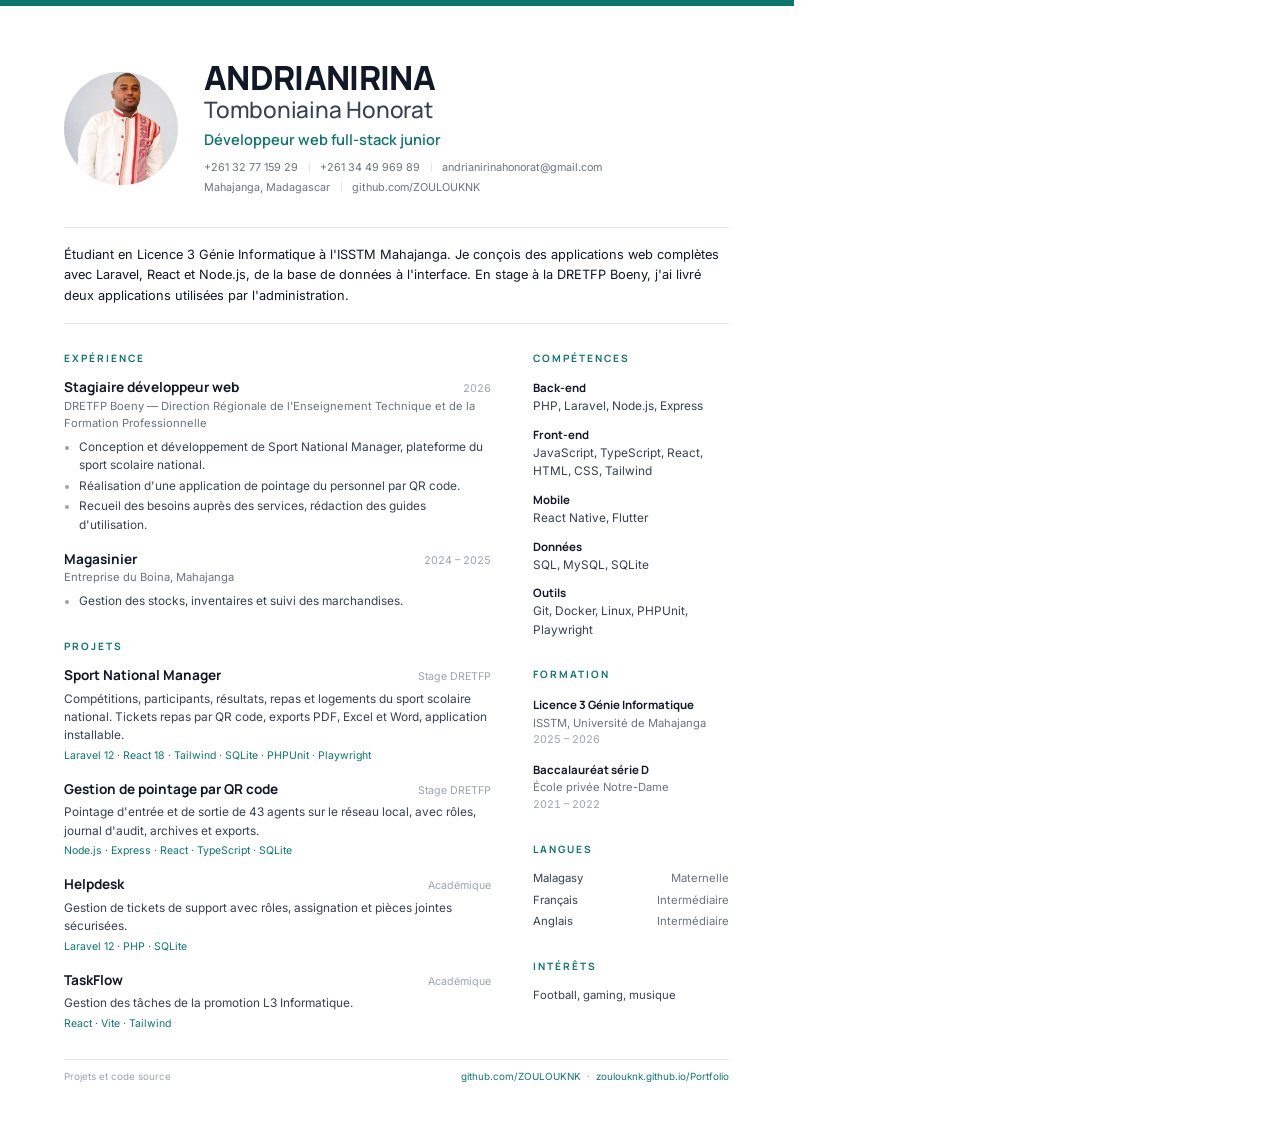
<file: cv-source/cv-sobre.html>
<!DOCTYPE html>
<html lang="fr">
<head>
<meta charset="UTF-8">
<title>CV — ANDRIANIRINA Tomboniaina Honorat</title>
<link rel="preconnect" href="https://fonts.googleapis.com">
<link rel="preconnect" href="https://fonts.gstatic.com" crossorigin>
<link href="https://fonts.googleapis.com/css2?family=Manrope:wght@500;600;700;800&family=Inter:wght@400;500;600&display=swap" rel="stylesheet">
<style>
  :root {
    --ink: #111827;
    --text: #374151;
    --muted: #6B7280;
    --faint: #9CA3AF;
    --rule: #E5E7EB;
    --accent: #0F766E;
    --display: 'Manrope', 'Segoe UI', sans-serif;
    --body: 'Inter', 'Segoe UI', sans-serif;
  }
  @page { size: A4; margin: 0; }
  * { box-sizing: border-box; margin: 0; padding: 0; }
  body {
    font-family: var(--body);
    font-size: 8.9pt;
    line-height: 1.55;
    color: var(--text);
    background: #fff;
    -webkit-print-color-adjust: exact;
    print-color-adjust: exact;
  }
  .page { width: 210mm; height: 297mm; padding: 16mm 17mm 14mm; position: relative; overflow: hidden; }
  .page::before { /* fin liseré d'accent en haut */
    content: ""; position: absolute; top: 0; left: 0; right: 0; height: 1.6mm; background: var(--accent);
  }

  /* ---------- En-tête ---------- */
  header { display: grid; grid-template-columns: 30mm 1fr; gap: 7mm; align-items: center; }
  .photo { width: 30mm; height: 30mm; border-radius: 50%; overflow: hidden; background: #F3F4F6; }
  .photo img { width: 100%; height: 100%; object-fit: cover; object-position: 50% 10%; display: block; }
  h1 { font-family: var(--display); font-weight: 800; font-size: 25pt; line-height: 1.05; letter-spacing: -.02em; color: var(--ink); }
  h1 span { display: block; font-weight: 500; font-size: 17pt; letter-spacing: -.01em; color: var(--text); margin-top: .8mm; }
  .role { margin-top: 1.4mm; font-family: var(--display); font-weight: 600; font-size: 11pt; color: var(--accent); }
  .contacts { margin-top: 2.6mm; font-size: 8.1pt; color: var(--muted); }
  .contacts div { display: flex; }
  .contacts div + div { margin-top: .8mm; }
  .contacts a, .contacts span { color: var(--muted); text-decoration: none; }
  .contacts div > * + *::before { content: ""; display: inline-block; width: 1px; height: 2.6mm; background: var(--rule); margin: 0 2.8mm; vertical-align: -.3mm; }

  .summary {
    margin-top: 8mm; padding: 4.5mm 0;
    border-top: 1px solid var(--rule); border-bottom: 1px solid var(--rule);
    font-size: 9.6pt; line-height: 1.6; color: var(--ink);
  }

  /* ---------- Corps ---------- */
  .cols { margin-top: 7mm; display: grid; grid-template-columns: 1fr 52mm; gap: 11mm; }
  h2 {
    font-family: var(--display); font-weight: 700;
    font-size: 7.6pt; letter-spacing: .2em; text-transform: uppercase;
    color: var(--accent);
    margin-bottom: 3.4mm;
  }
  section + section { margin-top: 7.5mm; }

  .item + .item { margin-top: 4.4mm; }
  .item-head { display: flex; justify-content: space-between; align-items: baseline; gap: 4mm; }
  .item h3 { font-family: var(--display); font-weight: 700; font-size: 10.2pt; color: var(--ink); line-height: 1.3; }
  .when { font-size: 8pt; color: var(--faint); white-space: nowrap; font-variant-numeric: tabular-nums; }
  .where { font-size: 8.4pt; color: var(--muted); }
  .item ul { margin-top: 1.4mm; padding-left: 4mm; }
  .item li { margin-top: .6mm; }
  .item li::marker { color: var(--faint); }
  .item p.desc { margin-top: 1mm; }
  .tech { margin-top: .9mm; font-size: 7.9pt; color: var(--accent); }

  .side p, .side li { font-size: 8.5pt; }
  .side ul { list-style: none; }
  .side li + li { margin-top: 1mm; }
  .skill + .skill { margin-top: 2.8mm; }
  .skill b, .edu b { display: block; font-family: var(--display); font-weight: 700; font-size: 8.6pt; color: var(--ink); }
  .skill span { color: var(--text); }
  .edu + .edu { margin-top: 3.2mm; }
  .edu .when { display: block; }
  .lang { display: flex; justify-content: space-between; }
  .lang span { color: var(--muted); }

  footer {
    position: absolute; left: 17mm; right: 17mm; bottom: 10mm;
    display: flex; justify-content: space-between;
    font-size: 7.4pt; color: var(--faint);
    border-top: 1px solid var(--rule); padding-top: 2.6mm;
  }
  footer a { color: var(--accent); text-decoration: none; }
</style>
</head>
<body>
<div class="page">

  <header>
    <div class="photo"><img src="../photo.jpg" alt="Photo de Honorat Andrianirina"></div>
    <div>
      <h1>ANDRIANIRINA <span>Tomboniaina Honorat</span></h1>
      <p class="role">Développeur web full-stack junior</p>
      <div class="contacts">
        <div><span>+261 32 77 159 29</span><span>+261 34 49 969 89</span><a href="mailto:andrianirinahonorat@gmail.com">andrianirinahonorat@gmail.com</a></div>
        <div><span>Mahajanga, Madagascar</span><a href="https://github.com/ZOULOUKNK">github.com/ZOULOUKNK</a></div>
      </div>
    </div>
  </header>

  <p class="summary">Étudiant en Licence 3 Génie Informatique à l'ISSTM Mahajanga. Je conçois des applications web complètes avec Laravel, React et Node.js, de la base de données à l'interface. En stage à la DRETFP Boeny, j'ai livré deux applications utilisées par l'administration.</p>

  <div class="cols">
    <main>
      <section>
        <h2>Expérience</h2>
        <div class="item">
          <div class="item-head"><h3>Stagiaire développeur web</h3><span class="when">2026</span></div>
          <p class="where">DRETFP Boeny — Direction Régionale de l'Enseignement Technique et de la Formation Professionnelle</p>
          <ul>
            <li>Conception et développement de Sport National Manager, plateforme du sport scolaire national.</li>
            <li>Réalisation d'une application de pointage du personnel par QR code.</li>
            <li>Recueil des besoins auprès des services, rédaction des guides d'utilisation.</li>
          </ul>
        </div>
        <div class="item">
          <div class="item-head"><h3>Magasinier</h3><span class="when">2024 – 2025</span></div>
          <p class="where">Entreprise du Boina, Mahajanga</p>
          <ul><li>Gestion des stocks, inventaires et suivi des marchandises.</li></ul>
        </div>
      </section>

      <section>
        <h2>Projets</h2>
        <div class="item">
          <div class="item-head"><h3>Sport National Manager</h3><span class="when">Stage DRETFP</span></div>
          <p class="desc">Compétitions, participants, résultats, repas et logements du sport scolaire national. Tickets repas par QR code, exports PDF, Excel et Word, application installable.</p>
          <p class="tech">Laravel 12 · React 18 · Tailwind · SQLite · PHPUnit · Playwright</p>
        </div>
        <div class="item">
          <div class="item-head"><h3>Gestion de pointage par QR code</h3><span class="when">Stage DRETFP</span></div>
          <p class="desc">Pointage d'entrée et de sortie de 43 agents sur le réseau local, avec rôles, journal d'audit, archives et exports.</p>
          <p class="tech">Node.js · Express · React · TypeScript · SQLite</p>
        </div>
        <div class="item">
          <div class="item-head"><h3>Helpdesk</h3><span class="when">Académique</span></div>
          <p class="desc">Gestion de tickets de support avec rôles, assignation et pièces jointes sécurisées.</p>
          <p class="tech">Laravel 12 · PHP · SQLite</p>
        </div>
        <div class="item">
          <div class="item-head"><h3>TaskFlow</h3><span class="when">Académique</span></div>
          <p class="desc">Gestion des tâches de la promotion L3 Informatique.</p>
          <p class="tech">React · Vite · Tailwind</p>
        </div>
      </section>
    </main>

    <aside class="side">
      <section>
        <h2>Compétences</h2>
        <div class="skill"><b>Back-end</b><span>PHP, Laravel, Node.js, Express</span></div>
        <div class="skill"><b>Front-end</b><span>JavaScript, TypeScript, React, HTML, CSS, Tailwind</span></div>
        <div class="skill"><b>Mobile</b><span>React Native, Flutter</span></div>
        <div class="skill"><b>Données</b><span>SQL, MySQL, SQLite</span></div>
        <div class="skill"><b>Outils</b><span>Git, Docker, Linux, PHPUnit, Playwright</span></div>
      </section>

      <section>
        <h2>Formation</h2>
        <div class="edu"><b>Licence 3 Génie Informatique</b><span class="where">ISSTM, Université de Mahajanga</span><span class="when">2025 – 2026</span></div>
        <div class="edu"><b>Baccalauréat série D</b><span class="where">École privée Notre-Dame</span><span class="when">2021 – 2022</span></div>
      </section>

      <section>
        <h2>Langues</h2>
        <ul>
          <li class="lang">Malagasy <span>Maternelle</span></li>
          <li class="lang">Français <span>Intermédiaire</span></li>
          <li class="lang">Anglais <span>Intermédiaire</span></li>
        </ul>
      </section>

      <section>
        <h2>Intérêts</h2>
        <p>Football, gaming, musique</p>
      </section>
    </aside>
  </div>

  <footer>
    <span>Projets et code source</span>
    <span><a href="https://github.com/ZOULOUKNK">github.com/ZOULOUKNK</a> &nbsp;·&nbsp; <a href="https://zoulouknk.github.io/Portfolio/">zoulouknk.github.io/Portfolio</a></span>
  </footer>
</div>
</body>
</html>
</file>
